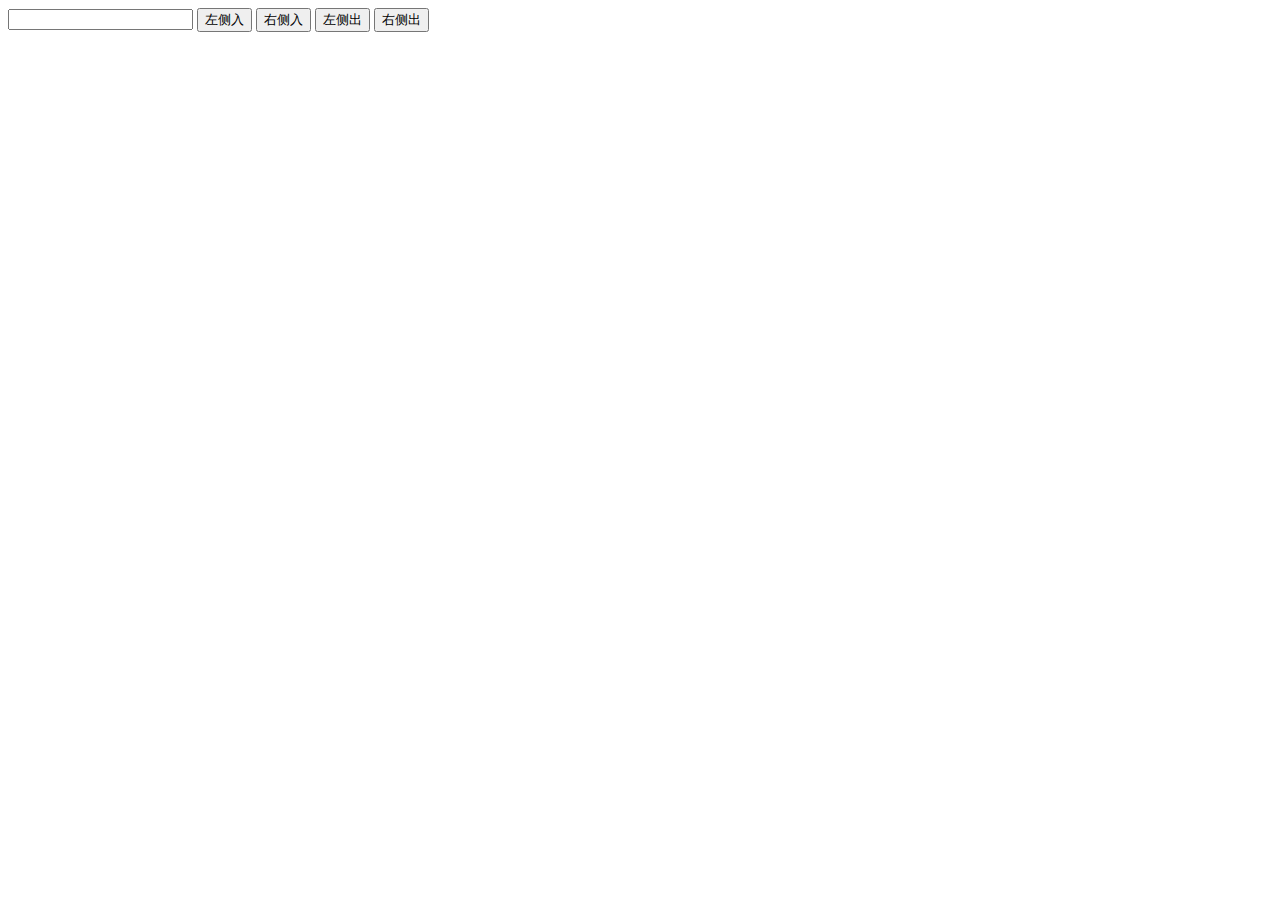
<file: Task 18 基础JavaScript练习(一)/index.html>
<!DOCTYPE html>
<html lang="en">
<head>
  <meta charset="UTF-8">
  <link rel="stylesheet" href="style.css">
  <script src="main.js"></script>
  <title>Task 18</title>
</head>
<body>
  <input type="text" id="text-input">
  <button id="left-in">左侧入</button>
  <button id="right-in">右侧入</button>
  <button id="left-out">左侧出</button>
  <button id="right-out">右侧出</button>
  <div id="numbers">
  </div>
</body>
</html>
</file>
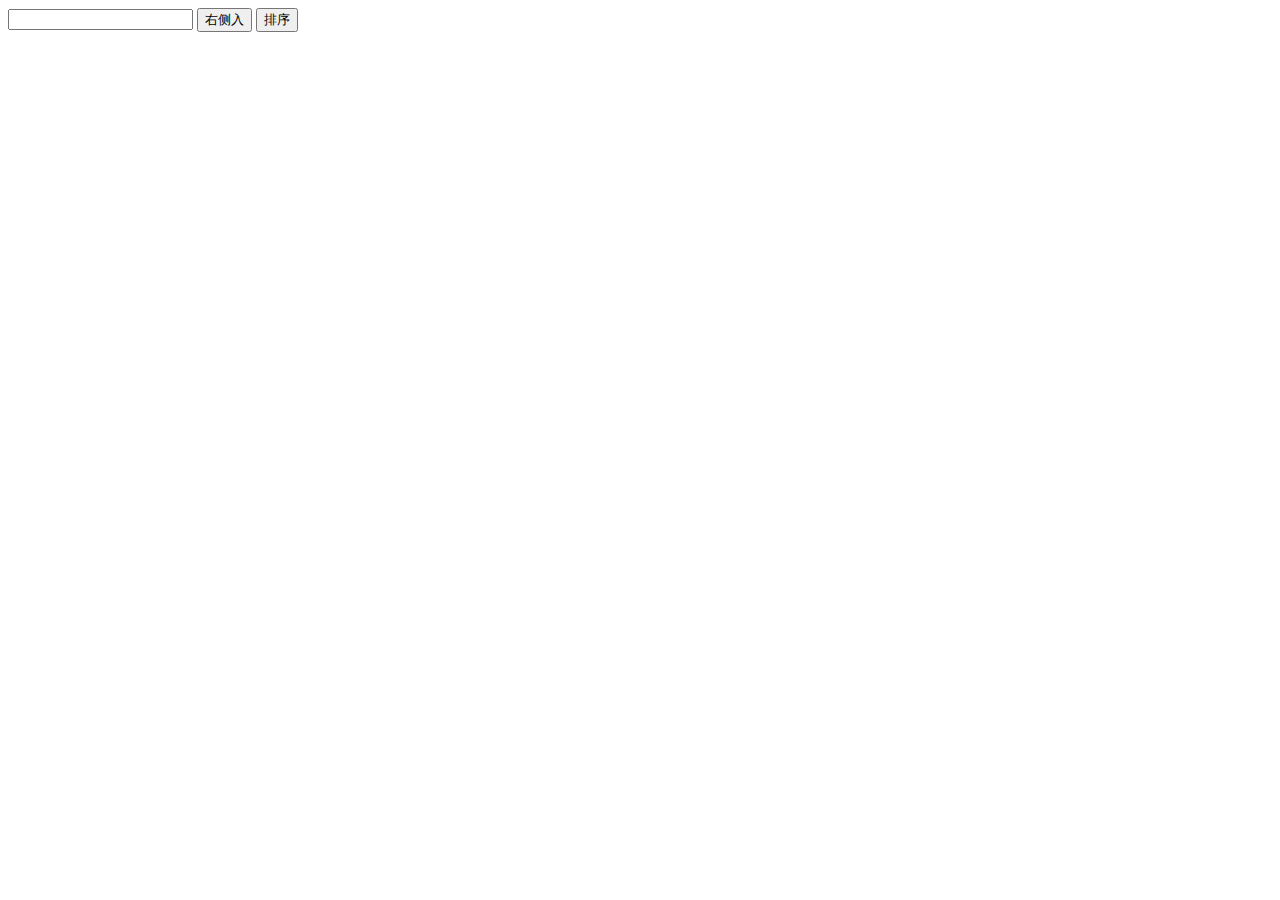
<file: Task 19 基础JavaScript练习(二)/index.html>
<!DOCTYPE html>
<html lang="en">
<head>
  <meta charset="UTF-8">
  <link rel="stylesheet" href="style.css">
  <script src="main.js"></script>
  <title>Task 19</title>
</head>
<body>
  <input type="text" id="text-input">
  <button id="right-in">右侧入</button>
  <button id="sort-btn">排序</button>
  <div id="numbers">
  </div>
</body>
</html>
</file>
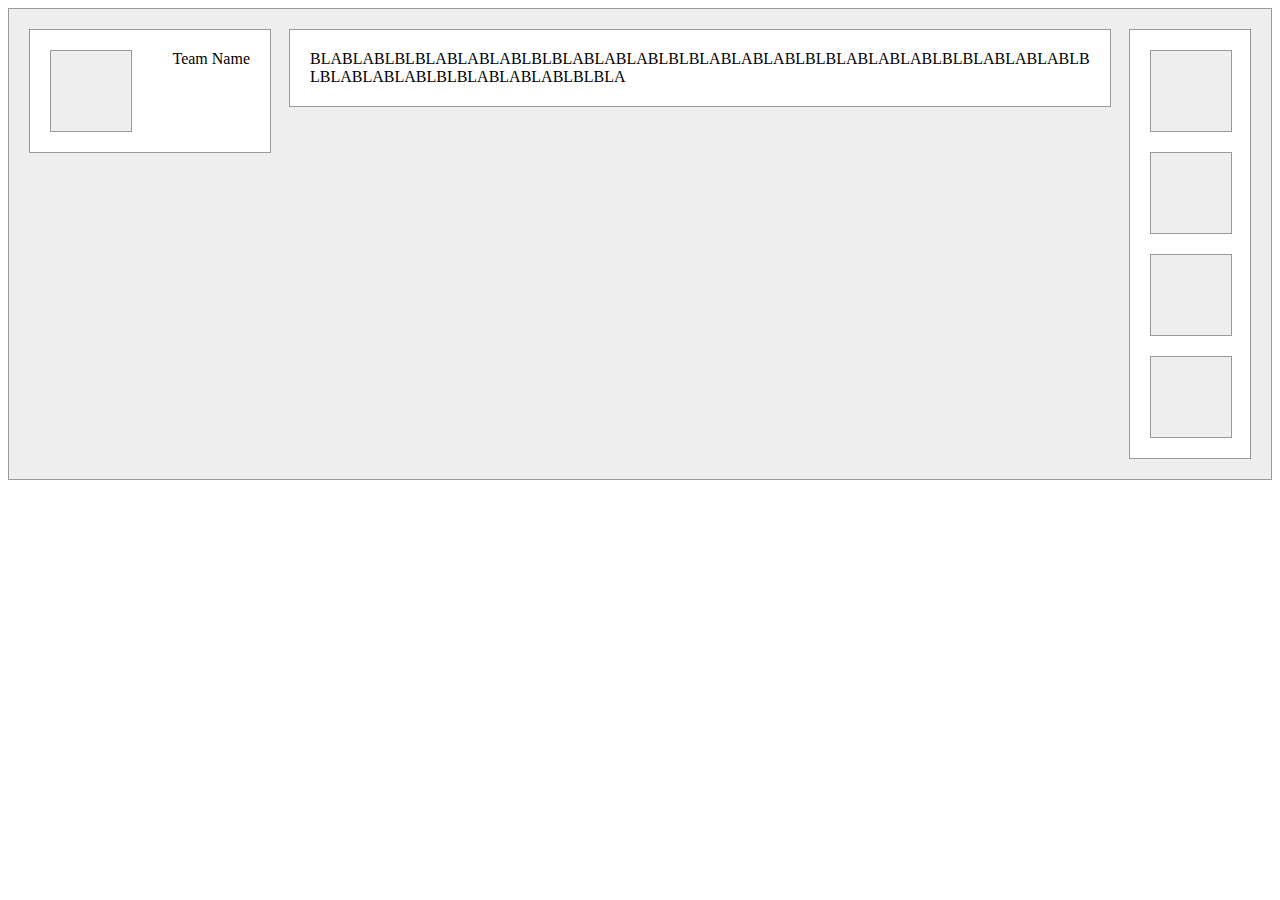
<file: Task 3 三栏式布局/index.html>
<!DOCTYPE html>
<html lang="en">
<head>
  <meta charset="UTF-8">
  <link rel="stylesheet" href="style.css">
  <title>Task 3</title>
</head>
<body>
  <div class="container">
    <div class="left">
      <div class="team-logo"></div>
      <span class="team-name">Team Name</span>
    </div>
    <div class="right">
      <ul>
        <li class="team-member"></li>
        <li class="team-member"></li>
        <li class="team-member"></li>
        <li class="team-member"></li>
      </ul>
    </div>
    <div class="mid">
      <p>BLABLABLBLBLABLABLABLBLBLABLABLABLBLBLABLABLABLBLBLABLABLABLBLBLABLABLABLBLBLABLABLABLBLBLABLABLABLBLBLA</p>
    </div>
  </div>
</body>
</html>
</file>
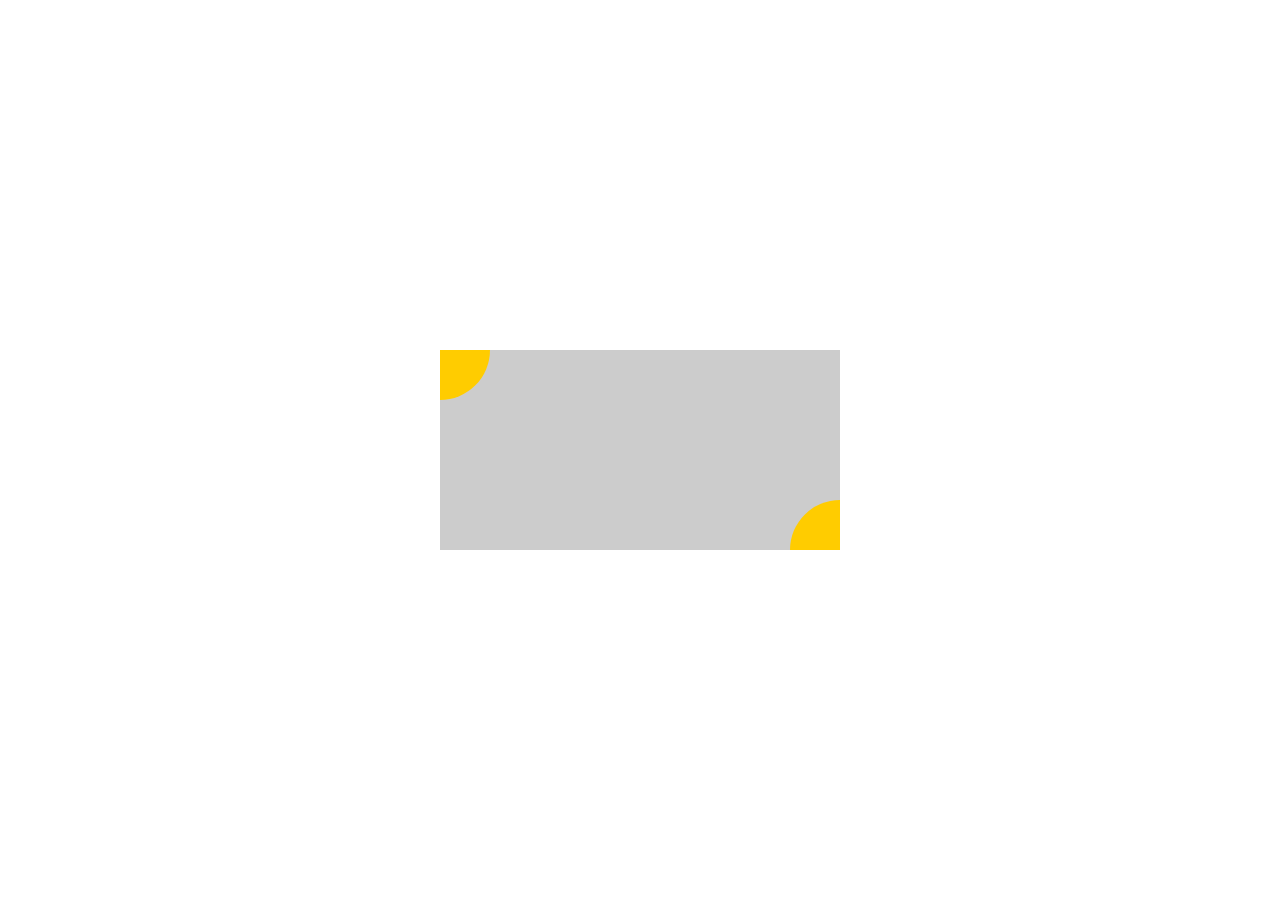
<file: Task 4 定位和居中问题/index.html>
<!DOCTYPE html>
<html lang="en">
<head>
  <meta charset="UTF-8">
  <link rel="stylesheet" href="style.css">
  <title>Task 4</title>
</head>
<body>
  <div class="main">
    <div class="left"></div>
    <div class="right"></div>
  </div>
</body>
</html>
</file>
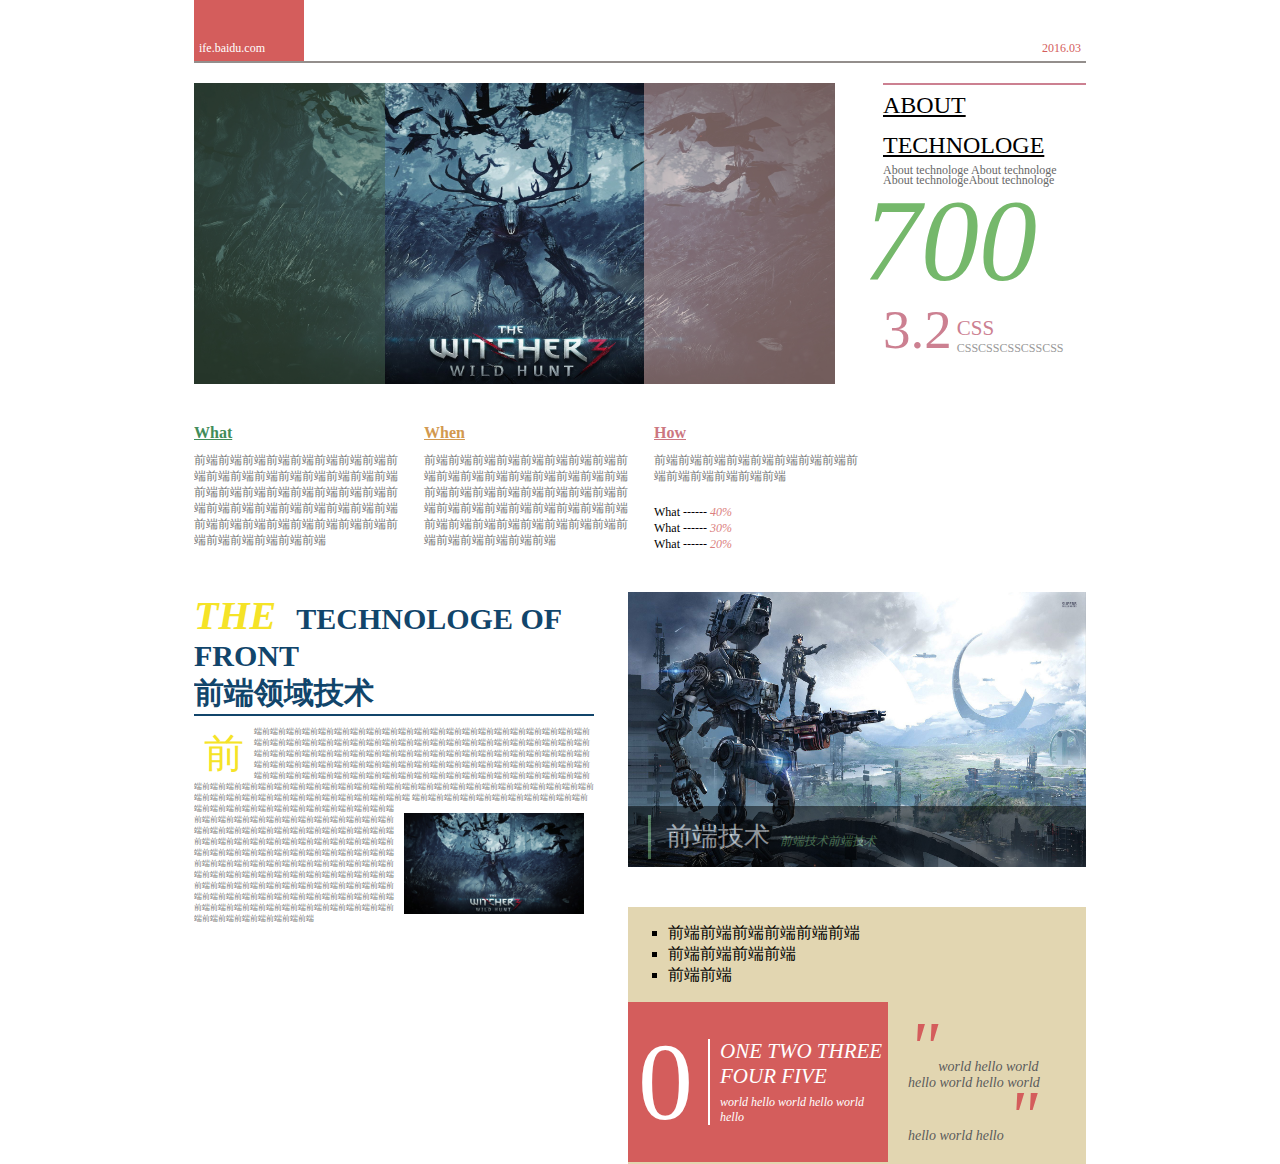
<file: Task 6 通过HTML及CSS模拟报纸排版/index.html>
<!DOCTYPE html>
<html lang="en">
<head>
  <meta charset="UTF-8">
  <link rel="stylesheet" href="style.css">
  <title>Task 6</title>
</head>
<body>
  <div class="container">
    <div class="header">
      <div class="logo">
        <span>ife.baidu.com</span>
      </div>
      <span class="date">2016.03</span>
    </div>
    <div class="part-one">
      <div class="up">
        <div class="image">
          <img src="image.jpg" alt="image">
          <div class="left-cover"></div>
          <div class="right-cover"></div>
        </div>
        <div class="about">
          <p class="title">About technologe</p>
          <p class="subtitle">About technologe About technologe About technologeAbout technologe</p>
          <p class="number">700</p>
          <div class="css">
            <p class="version">3.2</p>
            <div class="sub-css">
              <p class="css-title">CSS</p>
              <p class="css-subtitle">CSSCSSCSSCSSCSS</p>
            </div>
          </div>
        </div>
      </div>
      <div class="down">
        <div class="what">
          <p class="what-title">What</p>
          <p class="content">前端前端前端前端前端前端前端前端前端前端前端前端前端前端前端前端前端前端前端前端前端前端前端前端前端前端前端前端前端前端前端前端前端前端前端前端前端前端前端前端前端前端前端前端前端前端前端前端</p>
        </div>
        <div class="when">
          <p class="when-title">When</p>
          <p class="content">前端前端前端前端前端前端前端前端前端前端前端前端前端前端前端前端前端前端前端前端前端前端前端前端前端前端前端前端前端前端前端前端前端前端前端前端前端前端前端前端前端前端前端前端前端前端前端前端</p>
        </div>
        <div class="how">
          <p class="how-title">How</p>
          <p class="content">前端前端前端前端前端前端前端前端前端前端前端前端前端前端</p>
          <div class="percent">
            <p class="what-percent">What ------<span> 40%</span></p>
            <p class="what-percent">What ------<span> 30%</span></p>
            <p class="what-percent">What ------<span> 20%</span></p>
          </div>
        </div>
      </div>
    </div>

    <div class="part-two">
      <div class="left">
        <div class="title">
          <p><span class="big">The</span>Technologe of front</p>
          <p class="translate">前端领域技术</p>
        </div>
        <div class="content">
          <p>
          <span class="big">前</span>
          端前端前端前端前端前端前端前端前端前端前端前端前端前端前端前端前端前端前端前端前端前端前端前端前端前端前端前端前端前端前端前端前端前端前端前端前端前端前端前端前端前端前端前端前端前端前端前端前端前端前端前端前端前端前端前端前端前端前端前端前端前端前端前端前端前端前端前端前端前端前端前端前端前端前端前端前端前端前端前端前端前端前端前端前端前端前端前端前端前端前端前端前端前端前端前端前端前端前端前端前端前端前端前端前端前端前端前端前端前端前端前端前端前端前端前端前端前端前端前端前端前端前端前端前端前端前端前端前端前端前端前端前端前端前端前端前端前端前端前端前端前端前端前端
          <img class="image" src="image.jpg">
              端前端前端前端前端前端前端前端前端前端前端前端前端前端前端前端前端前端前端前端前端前端前端前端前端前端前端前端前端前端前端前端前端前端前端前端前端前端前端前端前端前端前端前端前端前端前端前端前端前端前端前端前端前端前端前端前端前端前端前端前端前端前端前端前端前端前端前端前端前端前端前端前端前端前端前端前端前端前端前端前端前端前端前端前端前端前端前端前端前端前端前端前端前端前端前端前端前端前端前端前端前端前端前端前端前端前端前端前端前端前端前端前端前端前端前端前端前端前端前端前端前端前端前端前端前端前端前端前端前端前端前端前端前端前端前端前端前端前端前端前端前端前端前端
          </p>
        </div>
      </div>
      <div class="right">
        <div class="up">
          <img src="image2.jpg" alt="image2">
          <div class="cover">
            <div class="title">前端技术<span>前端技术前端技术</span></div>
          </div>
        </div>

        <div class="down">
          <ul class="list">
            <li>前端前端前端前端前端前端</li>
            <li>前端前端前端前端</li>
            <li>前端前端</li>
          </ul>
          <div class="box">
            <div class="left">
              <span class="big">0</span>
              <div class="divid">
                <p class="divid-title">One Two Three Four Five</p>
                <p class="divid-content">world hello world hello world hello</p>
              </div>
            </div>
            <p><span>&quot;</span>world hello world hello world hello world hello world hello <span>&quot;</span></p>
          </div>
        </div>
      </div>
    </div>
    <div class="footer"></div>
  </div>
</body>
</html>
</file>
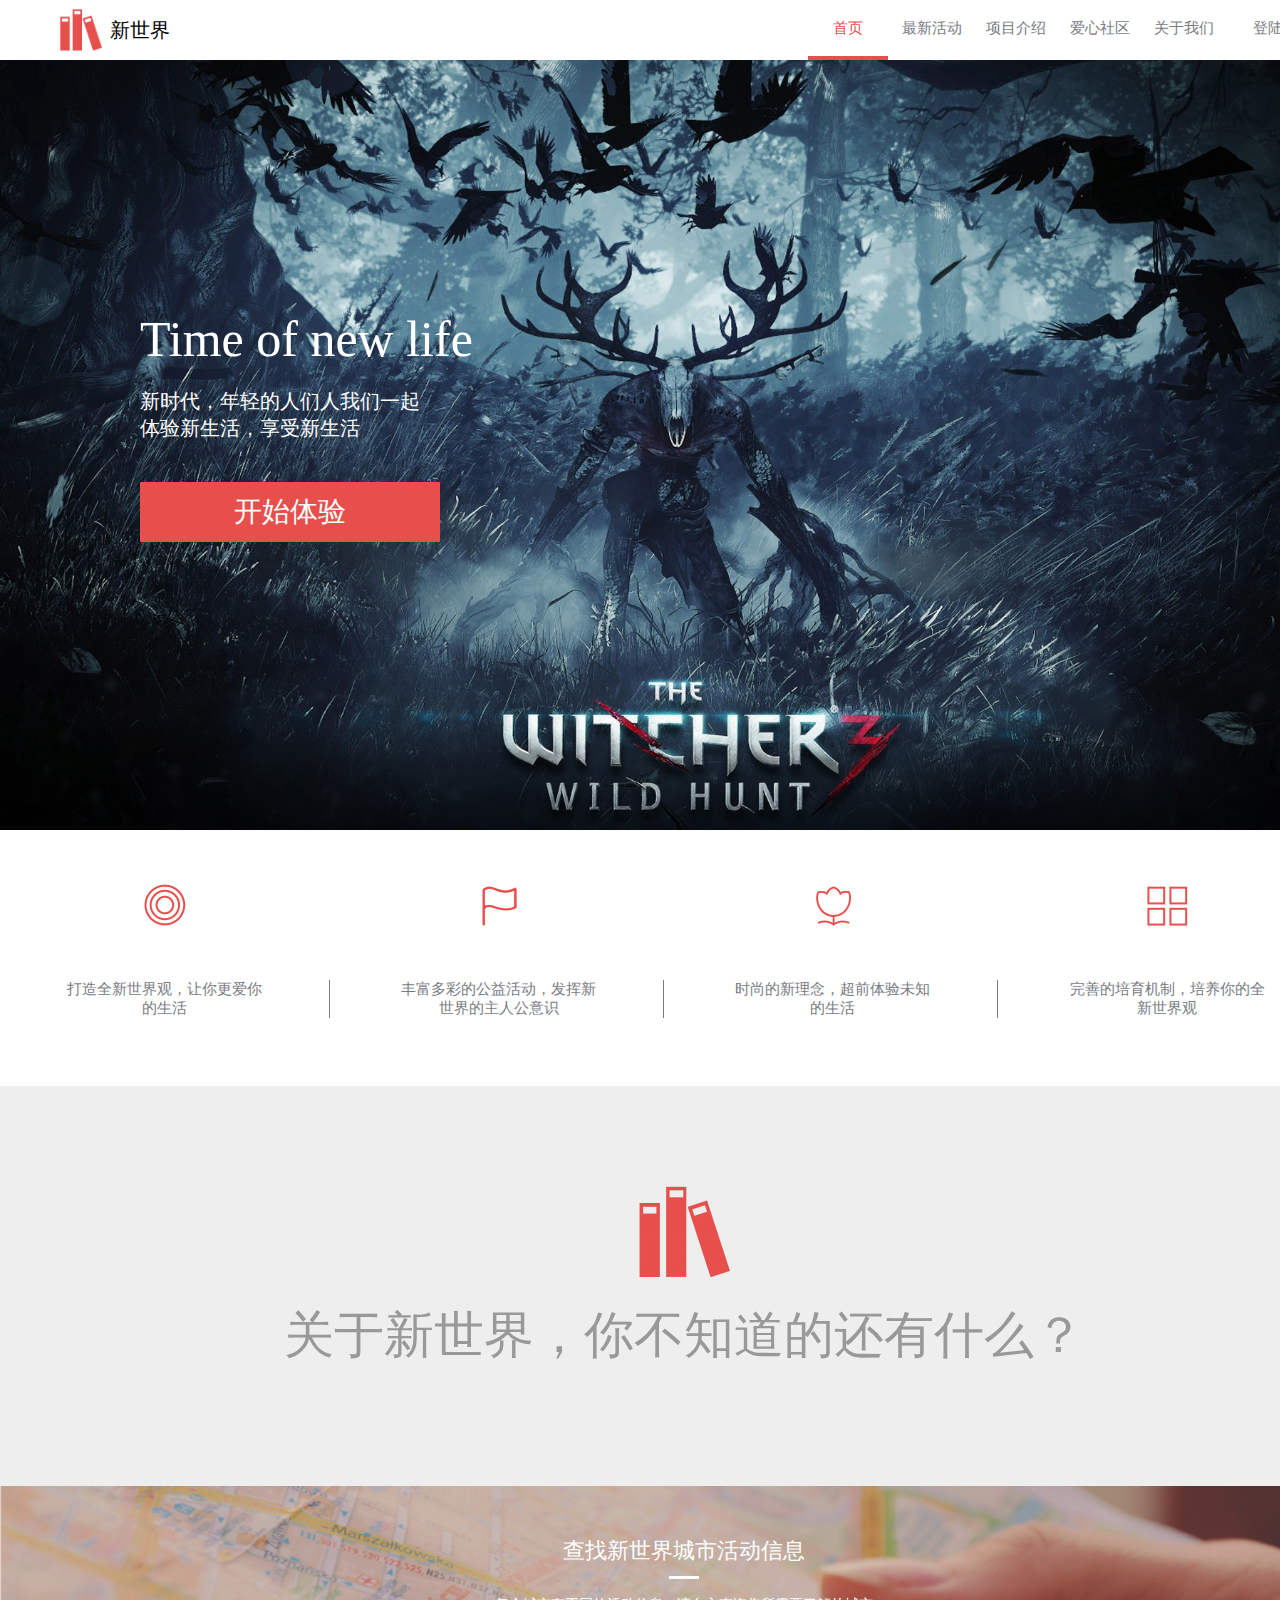
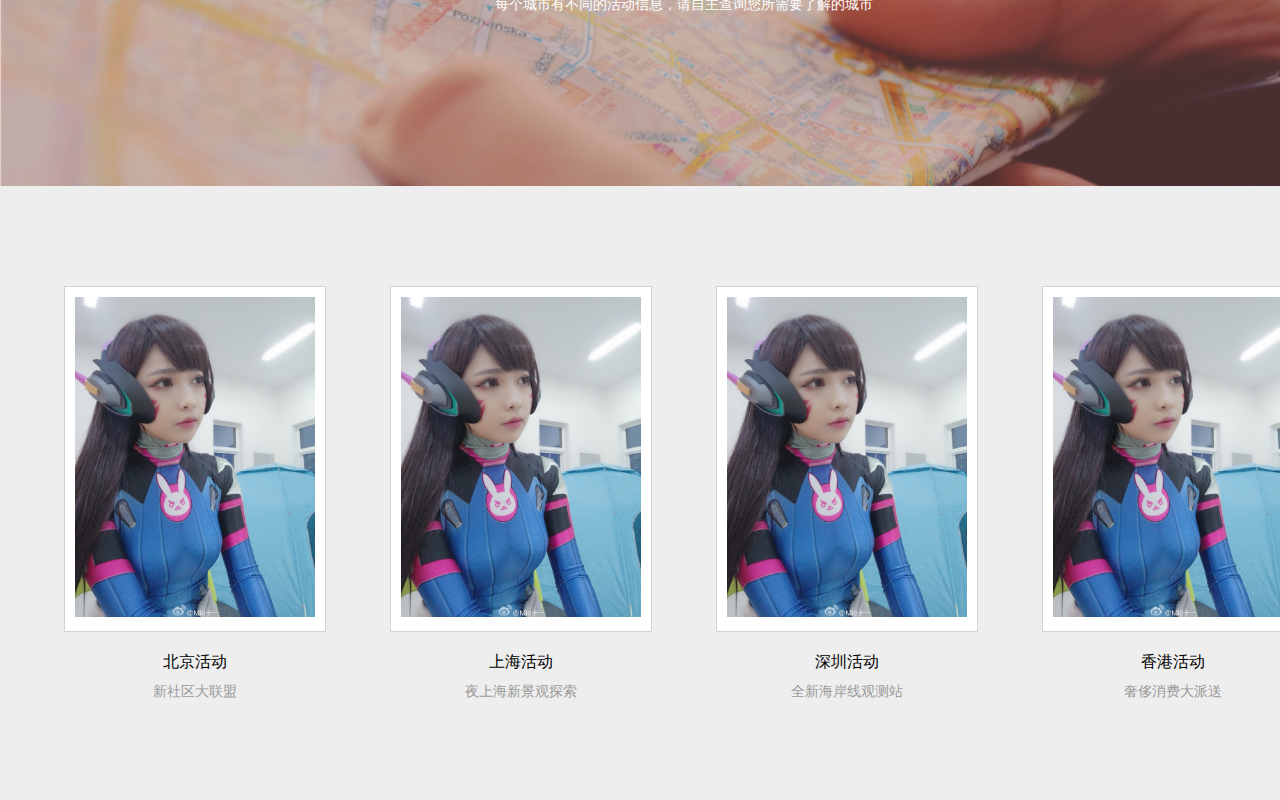
<file: Task 7 实现常见的技术产品官网的页面架构及样式布局/index.html>
<!DOCTYPE html>
<html lang="en">
<head>
  <meta charset="UTF-8">
  <link rel="stylesheet" href="style.css">
  <title>Task 7</title>
</head>
<body>
  <div class="container">
    <div class="nav">
      <img src="book.png" alt="book" class="brand-logo">
      <span class="brand-name">新世界</span>
      <ul class="navbar">
        <li class="active">首页</li>
        <li>最新活动</li>
        <li>项目介绍</li>
        <li>爱心社区</li>
        <li>关于我们</li>
        <li class="login">登陆</li>
      </ul>
    </div>
    <div class="jumbotron">
      <img class="jumbotron-image" src="jumbotron.jpg" alt="jumbotron">
      <div class="content">
        <h1 class="title">Time of new life</h1>
        <p class="sub-title">新时代，年轻的人们人我们一起</p>
        <p class="sub-title">体验新生活，享受新生活</p>
        <button class="start">开始体验</button>
      </div>
    </div>
    <div class="introduction">
      <ul class="list">
        <li class="detail">
          <img src="circle.png" alt="" class="icon">
          <div class="content-border">
            <p class="content">打造全新世界观，让你更爱你的生活</p>
          </div>
        </li>
        <li class="detail">
          <img src="flag.png" alt="" class="icon">
          <div class="content-border">
          <p class="content">丰富多彩的公益活动，发挥新世界的主人公意识</p>
          </div>
        </li>
        <li class="detail">
          <img src="flower.png" alt="" class="icon">
          <div class="content-border">
            <p class="content">时尚的新理念，超前体验未知的生活</p>
          </div>
        </li>
        <li class="detail">
          <img src="square.png" alt="" class="icon">
          <p class="content">完善的培育机制，培养你的全新世界观</p>
        </li>
      </ul>
    </div>
    <div class="new-world">
      <div class="grey-background">
        <img class="icon" src="book.png" alt="book">
        <p class="title">关于新世界，你不知道的还有什么？</p>
      </div>
      <div class="search-city">
        <div class="cover"></div>
        <p class="title">查找新世界城市活动信息</p>
        <div class="divide"></div>
        <p class="sub-title">每个城市有不同的活动信息，请自主查询您所需要了解的城市</p>
      </div>
    </div>
    <div class="activity">
      <ul class="list">
        <li class="box">
          <div class="image-box">
            <img src="act.jpg" alt="" class="image">
          </div>
          <p class="address">北京活动</p>
          <p class="des">新社区大联盟</p>
        </li>
        <li class="box">
          <div class="image-box">
            <img src="act.jpg" alt="" class="image">
          </div>
          <p class="address">上海活动</p>
          <p class="des">夜上海新景观探索</p>
        </li>
        <li class="box">
          <div class="image-box">
            <img src="act.jpg" alt="" class="image">
          </div>
          <p class="address">深圳活动</p>
          <p class="des">全新海岸线观测站</p>
        </li>
        <li class="box">
          <div class="image-box">
            <img src="act.jpg" alt="" class="image">
          </div>
          <p class="address">香港活动</p>
          <p class="des">奢侈消费大派送</p>
        </li>
      </ul>
    </div>
    <div class="new-world-1"></div>
    <div class="more-detail"></div>
    <div class="join-us"></div>
    <div class="contract"></div>
  </div>
</body>
</html>
</file>
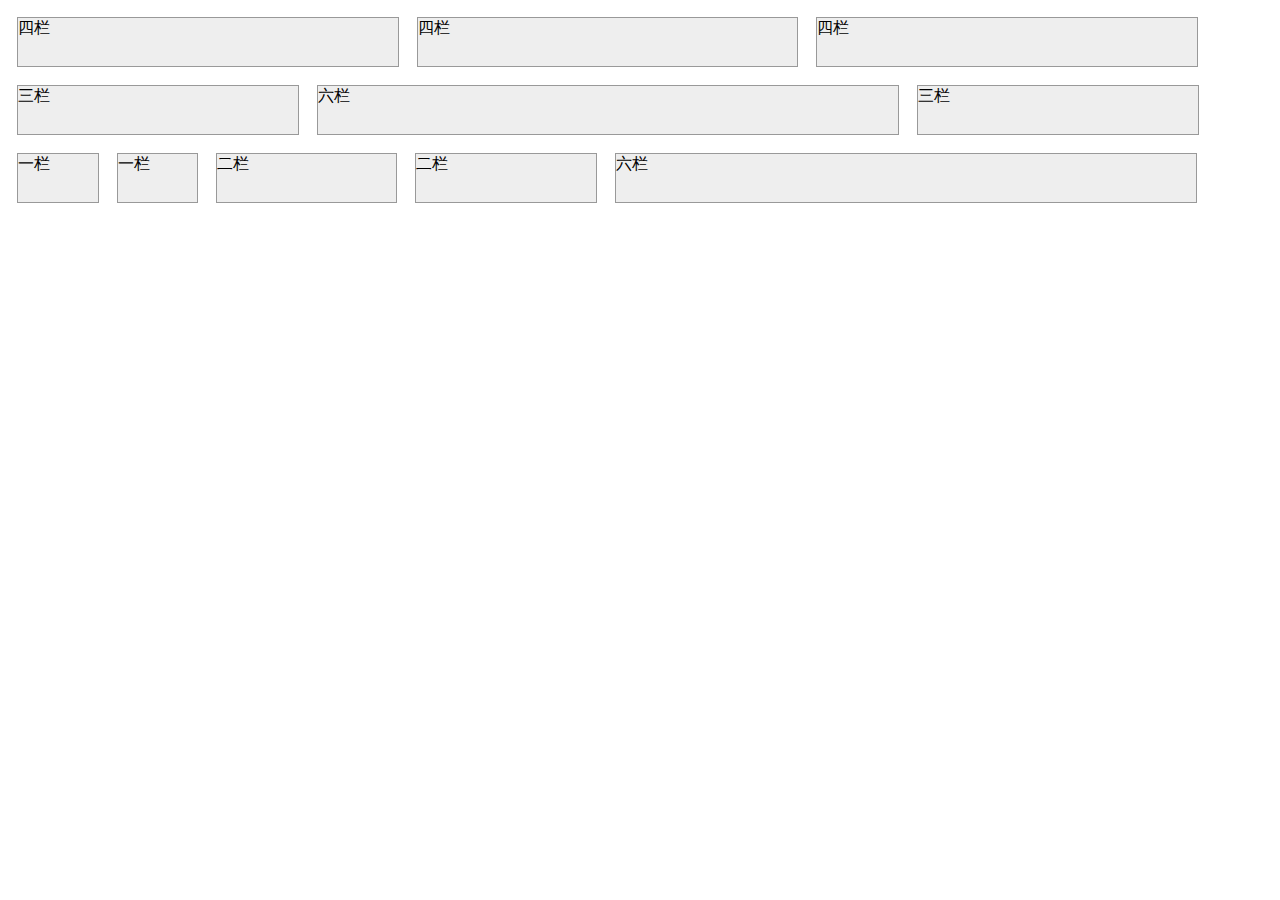
<file: Task 8 响应式网格（栅格化）布局/index.html>
<!DOCTYPE html>
<html lang="en">
<head>
  <meta charset="UTF-8">
  <link rel="stylesheet" href="style.css">
  <title>Task 8</title>
</head>
<body>
  <div class="grid-container">
    <div class="row">
      <div class="col-md-4 col-sm-6">
        <div class="box">四栏</div>
      </div>
      <div class="col-md-4 col-sm-6">
        <div class="box">四栏</div>
      </div>
      <div class="col-md-4 col-sm-12">
        <div class="box">四栏</div>
      </div>
    </div>
    <div class="row">
      <div class="col-md-3 col-sm-3">
        <div class="box">三栏</div>
      </div>
      <div class="col-md-6 col-sm-6">
        <div class="box">六栏</div>
      </div>
      <div class="col-md-3 col-sm-3">
        <div class="box">三栏</div>
      </div>
    </div>
    <div class="row">
      <div class="col-md-1 col-sm-2">
        <div class="box">一栏</div>
      </div>
      <div class="col-md-1 col-sm-2">
        <div class="box">一栏</div>
      </div>
      <div class="col-md-2 col-sm-8">
        <div class="box">二栏</div>
      </div>
      <div class="col-md-2 col-sm-3">
        <div class="box">二栏</div>
      </div>
      <div class="col-md-6 col-sm-3">
        <div class="box">六栏</div>
      </div>
    </div>
  </div>
</body>
</html>
</file>
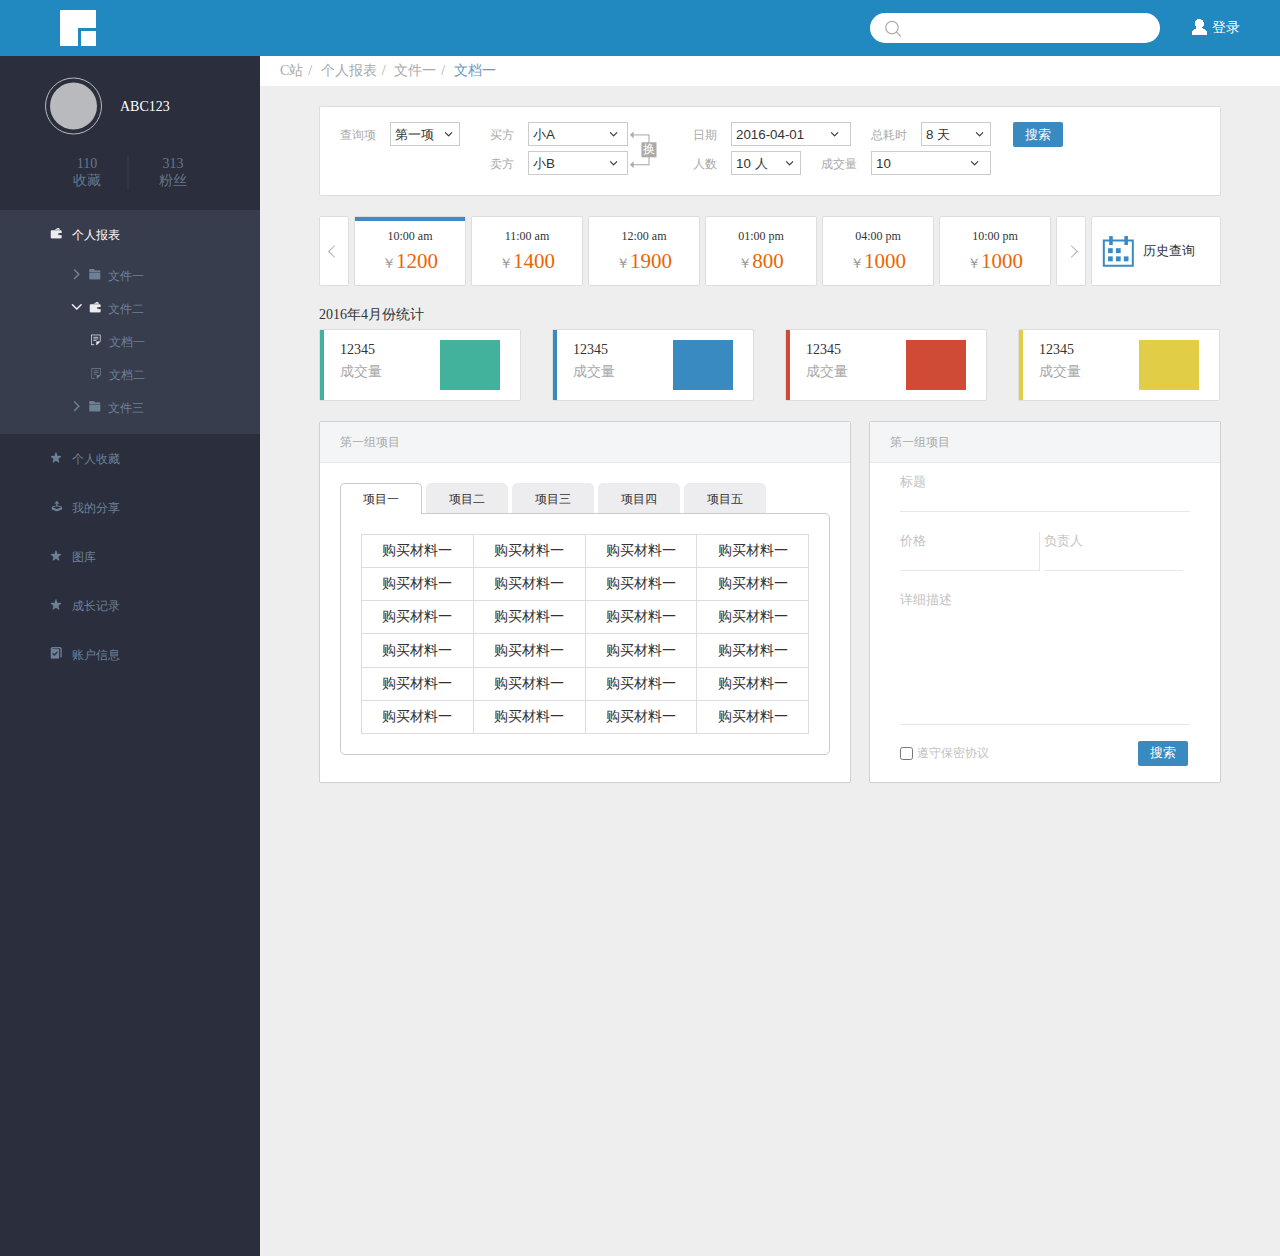
<file: Task 9 使用HTMLCSS实现一个复杂页面/index.html>
<!DOCTYPE html>
<html lang="en">
<head>
  <meta charset="UTF-8">
  <link rel="stylesheet" href="style.css">
  <title>Task 9</title>
</head>
<body>
  <div class="header">
    <a href="#"><img src="icon/logo.png" alt="logo" class="logo"></a>
    <input type="text" class="search-box">
    <a class="login" href="#">登录</a>
  </div>
  <div class="container">
    <div class="nav">
      <div class="head-div">
        <div class="head-pic">
          <span class="circle"></span>
        </div>
        <span class="username">ABC123</span>
      </div>

      <ul class="focus-div">
        <li class="collect">
          <p>110</p>
          <p>收藏</p>
        </li>
        <li class="fans">
          <p>313</p>
          <p>粉丝</p>
        </li>
      </ul>

      <ul class="list">
        <li class="list-open">
          <a href="#" class="open"><span class="file-open"></span>个人报表</a>
          <ul class="second-file">
            <li>
              <a href="#">
                <span class="close-arrow"></span>
                <span class="file-close"></span>
                文件一
              </a>
            </li>
            <li>
              <a href="#">
                <span class="open-arrow"></span>
                <span class="file-open"></span>
                文件二
                <ul class="third-file">
                  <li>
                    <a href="#">
                      <span class="doc-open"></span>
                      文档一
                    </a>
                  </li>
                  <li>
                    <a href="#">
                      <span class="doc-close"></span>
                      文档二
                    </a>
                  </li>
                </ul>
              </a>
            </li>
            <li>
              <a href="#">
                <span class="close-arrow"></span>
                <span class="file-close"></span>
                文件三
              </a>
            </li>
          </ul>
        </li>
        <li><a href="#"><span class="star"></span>个人收藏</a></li>
        <li><a href="#"><span class="share"></span>我的分享</a></li>
        <li><a href="#"><span class="star"></span>图库</a></li>
        <li><a href="#"><span class="star"></span>成长记录</a></li>
        <li><a href="#"><span class="user-info"></span>账户信息</a></li>
      </ul>
    </div>
    <div class="main">
      <div class="bread-crumbs">
        <a href="#">C站</a>/ 
        <a href="#">个人报表</a>/ 
        <a href="#">文件一</a>/ 
        <a href="#" class="current">文档一</a>
      </div>
      <div class="content">
        <div class="query-box">
          <form>
            <div class="query-subject">
              <span class="query-type">查询项</span>
              <select class="select-box black-arrow w-70">
                <option>第一项</option>
              </select>
            </div>

            <div class="query-person">
              <div>
                <span class="query-type">买方</span>
                <select class="select-box black-arrow w-100">
                  <option>小A</option>
                </select>
                <span class="query-type">卖方</span>
                <select class="select-box black-arrow w-100">
                  <option>小B</option>
                </select>
              </div>
              <a class="change" href="#">换</a>
            </div>

            <div class="query-mix">
              <div class="query-date">
                <span class="query-type">日期</span>
                <select class="select-box black-arrow w-120">
                  <option>2016-04-01</option>
                </select>
              </div>
              <div class="query-hours">
                <span class="query-type">总耗时</span>
                <select class="select-box black-arrow w-70">
                  <option>8 天</option>
                </select>
              </div>
              <div class="query-people-num">
                <span class="query-type">人数</span>
                <select class="select-box black-arrow w-70">
                  <option>10 人</option>
                </select>
              </div>
              <div class="query-deals-num">
                <span class="query-type">成交量</span>
                <select class="select-box black-arrow w-120">
                  <option>10</option>
                </select>
              </div>
            </div>

            <button type="button" class="search">搜索</button>
          </form>
        </div>
        <div class="price-box">
          <button class="button"><div class="left-arrow"></div></button>
          <ul>
            <li class="item cur">
              <time>10:00 am</time>
              <span class="money">1200</span>
            </li>
            <li class="item">
              <time>11:00 am</time>
              <span class="money">1400</span>
            </li>
            <li class="item">
              <time>12:00 am</time>
              <span class="money">1900</span>
            </li>
            <li class="item">
              <time>01:00 pm</time>
              <span class="money">800</span>
            </li>
            <li class="item">
              <time>04:00 pm</time>
              <span class="money">1000</span>
            </li>
            <li class="item">
              <time>10:00 pm</time>
              <span class="money">1000</span>
            </li>
          </ul>
          <button class="button"><div class="right-arrow"></div></button>
          <button class="button history-search">
            <span>历史查询</span>
          </button>
        </div>
        <div class="volume-box">
          <p>2016年4月份统计</p>
          <ul class="clearfix">
            <li class="item">
              <p>12345</p>
              <p>成交量</p>
            </li>
            <li class="item">
              <p>12345</p>
              <p>成交量</p>
            </li>
            <li class="item">
              <p>12345</p>
              <p>成交量</p>
            </li>
            <li class="item">
              <p>12345</p>
              <p>成交量</p>
            </li>
          </ul>
        </div>
        <div class="project-box">
          <div class="group">
            <h3>第一组项目</h3>
            <ul>
              <li>
                <input type="radio" id="tab-1" name="tabs" checked>
                <label for="tab-1">项目一</label>
                <div class="tab-content">
                  <table border="1" bordercolor="#ddd">
                    <tbody>
                      <tr>
                        <td>购买材料一</td>
                        <td>购买材料一</td>
                        <td>购买材料一</td>
                        <td>购买材料一</td>
                      </tr>
                      <tr>
                        <td>购买材料一</td>
                        <td>购买材料一</td>
                        <td>购买材料一</td>
                        <td>购买材料一</td>
                      </tr>
                      <tr>
                        <td>购买材料一</td>
                        <td>购买材料一</td>
                        <td>购买材料一</td>
                        <td>购买材料一</td>
                      </tr>
                      <tr>
                        <td>购买材料一</td>
                        <td>购买材料一</td>
                        <td>购买材料一</td>
                        <td>购买材料一</td>
                      </tr>
                      <tr>
                        <td>购买材料一</td>
                        <td>购买材料一</td>
                        <td>购买材料一</td>
                        <td>购买材料一</td>
                      </tr>
                      <tr>
                        <td>购买材料一</td>
                        <td>购买材料一</td>
                        <td>购买材料一</td>
                        <td>购买材料一</td>
                      </tr>
                    </tbody>
                  </table>
                </div>
              </li>
              <li>
                <input type="radio" id="tab-2" name="tabs">
                <label for="tab-2">项目二</label>
                <div class="tab-content">
                  <table border="1" bordercolor="#ddd">
                    <tbody>
                      <tr>
                        <td>购买材料二</td>
                        <td>购买材料二</td>
                        <td>购买材料二</td>
                        <td>购买材料二</td>
                      </tr>
                      <tr>
                        <td>购买材料二</td>
                        <td>购买材料二</td>
                        <td>购买材料二</td>
                        <td>购买材料二</td>
                      </tr>
                      <tr>
                        <td>购买材料二</td>
                        <td>购买材料二</td>
                        <td>购买材料二</td>
                        <td>购买材料二</td>
                      </tr>
                      <tr>
                        <td>购买材料二</td>
                        <td>购买材料二</td>
                        <td>购买材料二</td>
                        <td>购买材料二</td>
                      </tr>
                      <tr>
                        <td>购买材料二</td>
                        <td>购买材料二</td>
                        <td>购买材料二</td>
                        <td>购买材料二</td>
                      </tr>
                      <tr>
                        <td>购买材料二</td>
                        <td>购买材料二</td>
                        <td>购买材料二</td>
                        <td>购买材料二</td>
                      </tr>
                    </tbody>
                  </table>
                </div>
              </li>
              <li>
                <input type="radio" id="tab-3" name="tabs">
                <label for="tab-3">项目三</label>
                <div class="tab-content">
                  <table border="1" bordercolor="#ddd">
                    <tbody>
                      <tr>
                        <td>购买材料三</td>
                        <td>购买材料三</td>
                        <td>购买材料三</td>
                        <td>购买材料三</td>
                      </tr>
                      <tr>
                        <td>购买材料三</td>
                        <td>购买材料三</td>
                        <td>购买材料三</td>
                        <td>购买材料三</td>
                      </tr>
                      <tr>
                        <td>购买材料三</td>
                        <td>购买材料三</td>
                        <td>购买材料三</td>
                        <td>购买材料三</td>
                      </tr>
                      <tr>
                        <td>购买材料三</td>
                        <td>购买材料三</td>
                        <td>购买材料三</td>
                        <td>购买材料三</td>
                      </tr>
                      <tr>
                        <td>购买材料三</td>
                        <td>购买材料三</td>
                        <td>购买材料三</td>
                        <td>购买材料三</td>
                      </tr>
                      <tr>
                        <td>购买材料三</td>
                        <td>购买材料三</td>
                        <td>购买材料三</td>
                        <td>购买材料三</td>
                      </tr>
                    </tbody>
                  </table>
                </div>
              </li>
              <li>
                <input type="radio" id="tab-4" name="tabs">
                <label for="tab-4">项目四</label>
                <div class="tab-content">
                  <table border="1" bordercolor="#ddd">
                    <tbody>
                      <tr>
                        <td>购买材料四</td>
                        <td>购买材料四</td>
                        <td>购买材料四</td>
                        <td>购买材料四</td>
                      </tr>
                      <tr>
                        <td>购买材料四</td>
                        <td>购买材料四</td>
                        <td>购买材料四</td>
                        <td>购买材料四</td>
                      </tr>
                      <tr>
                        <td>购买材料四</td>
                        <td>购买材料四</td>
                        <td>购买材料四</td>
                        <td>购买材料四</td>
                      </tr>
                      <tr>
                        <td>购买材料四</td>
                        <td>购买材料四</td>
                        <td>购买材料四</td>
                        <td>购买材料四</td>
                      </tr>
                      <tr>
                        <td>购买材料四</td>
                        <td>购买材料四</td>
                        <td>购买材料四</td>
                        <td>购买材料四</td>
                      </tr>
                      <tr>
                        <td>购买材料四</td>
                        <td>购买材料四</td>
                        <td>购买材料四</td>
                        <td>购买材料四</td>
                      </tr>
                    </tbody>
                  </table>
                </div>
              </li>
              <li>
                <input type="radio" id="tab-5" name="tabs">
                <label for="tab-5">项目五</label>
                <div class="tab-content">
                  <table border="1" bordercolor="#ddd">
                    <tbody>
                      <tr>
                        <td>购买材料五</td>
                        <td>购买材料五</td>
                        <td>购买材料五</td>
                        <td>购买材料五</td>
                      </tr>
                      <tr>
                        <td>购买材料五</td>
                        <td>购买材料五</td>
                        <td>购买材料五</td>
                        <td>购买材料五</td>
                      </tr>
                      <tr>
                        <td>购买材料五</td>
                        <td>购买材料五</td>
                        <td>购买材料五</td>
                        <td>购买材料五</td>
                      </tr>
                      <tr>
                        <td>购买材料五</td>
                        <td>购买材料五</td>
                        <td>购买材料五</td>
                        <td>购买材料五</td>
                      </tr>
                      <tr>
                        <td>购买材料五</td>
                        <td>购买材料五</td>
                        <td>购买材料五</td>
                        <td>购买材料五</td>
                      </tr>
                      <tr>
                        <td>购买材料五</td>
                        <td>购买材料五</td>
                        <td>购买材料五</td>
                        <td>购买材料五</td>
                      </tr>
                    </tbody>
                  </table>
                </div>
              </li>
            </ul>
          </div>
          <div class="search-group">
            <h3>第一组项目</h3>
            <div>
              <div class="title-box">
                <label for="group-title">标题</label>
                <input type="text" id="group-title">
              </div>
              <div class="price-box">
                <label for="group-title">价格</label>
                <input type="text" id="group-price">
              </div>
              <div class="response-box">
                <label for="group-title">负责人</label>
                <input type="text" id="group-respone">
              </div>
              <div class="detail-box">
                <label for="group-title">详细描述</label>
                <textarea type="text" id="group-detail"></textarea>
              </div>
              <div class="search-box">
                <input type="checkbox">
                <span>遵守保密协议</span>
                <button class="search">搜索</button>
              </div>
            </div>
          </div>
        </div>
      </div>
    </div>
  </div>
  
</body>
</html>
</file>
<file: Task 18 基础JavaScript练习(一)/style.css>
#numbers {
  margin-top: 20px;
}

.number-div {
  cursor: pointer;
  width: 50px;
  height: 50px;
  line-height: 50px;
  text-align: center;
  float: left;
  overflow: hidden;
  margin-right: 10px;
  background: #eee;
  border: 1px solid #aaa;
  border-radius: 2px;
  -webkit-user-select: none;
  -moz-user-select: none;
  -ms-user-select: none;
  -o-user-select: none;
  user-select: none;
}

.number-div:active {
  background: #ddd;
}
</file>
<file: Task 19 基础JavaScript练习(二)/style.css>
#numbers {
  margin-top: 20px;
  height: 250px;
}

.container {
  float: left;
  height: 250px;
  width: 20px;
  position: relative;
}

.number-div {
  position: absolute;
  bottom: 0;
  cursor: pointer;
  width: 18px;
  text-align: center;
  float: left;
  overflow: hidden;
  background: #eee;
  border: 1px solid #aaa;
  border-radius: 2px;
  -webkit-user-select: none;
  -moz-user-select: none;
  -ms-user-select: none;
  -o-user-select: none;
  user-select: none;
}

.number-div:active {
  background: #ddd;
}
</file>
<file: Task 3 三栏式布局/style.css>
div {
	border: 1px solid #999;
}

.container {
	background: #eee;
	padding: 20px;
	overflow: hidden;
}

.left {
	padding: 20px;
	width: 200px;
	float: left;
	background: #fff;
}

.left .team-logo {
	float: left;
	width: 80px;
	height: 80px;
	background: #eee;
}

.left .team-name {
	float: right;
}


.mid {
	margin-left: 260px;
	margin-right: 140px;
	background: #fff;
	padding: 20px;
	word-wrap: break-word;
}

.mid p {
	margin: 0;
}

.right {
	width: 120px;
	background: #fff;
	float: right;
}

.right ul {
	list-style: none;
	padding: 0;
	margin: 0;
}

.right ul .team-member {
	width: 80px;
	height: 80px;
	background: #eee;
	border: 1px solid #999;

	margin: 20px;
}
</file>
<file: Task 4 定位和居中问题/style.css>
.main {
	background: #ccc;
	height: 200px;
	width: 400px;
	position: absolute;
	left: 50%;
	top: 50%;
	transform: translate(-50%, -50%);
}

.left {
	position: absolute;
	left: 0;
	top: 0;
	border-radius: 0 0 100% 0;
	width: 50px;
	height: 50px;
	background: #fc0;
}


.right {
	position: absolute;
	right: 0;
	bottom: 0;
	border-radius: 100% 0 0 0;
	width: 50px;
	height: 50px;
	background: #fc0;
}
</file>
<file: Task 6 通过HTML及CSS模拟报纸排版/style.css>
body, p, span {
  margin: 0;
  padding: 0;
  font-family: '微软雅黑';
}


.container {
  width: 892px;
  margin-left: auto;
  margin-right: auto;
}

/*----------------------顶栏-----------------------*/

.header {
  position: relative;
  border-bottom: 2px solid #938e8c;
}

.header .logo {
  position: relative;
  background: #d45d5c;
  height: 61px;
  width: 110px;
}

.header .logo span {
  color: #fff;
  font-family: '黑体';
  font-size: 12px;
  position: absolute;
  bottom: 5px;
  left: 5px;
}

.header .date {
  color: #d45d5c;
  font-family: '黑体';
  font-size: 12px;
  position: absolute;
  right: 5px;
  bottom: 5px;
}


/*----------------------第一部分-----------------------*/

.part-one {
  margin-top: 20px;
}

.part-one .image {
  position: absolute;
  left: 0;
  width: 641px;
  height: 301px;
}

.part-one .image img {
  position: absolute;
  top: 0;
  left: 0;
  width: 100%;
  height: 100%;
  z-index: 10;
}

.part-one .image .left-cover {
  position: absolute;
  width: 191px;
  height: 301px;
  background: #4a6951;
  opacity: 0.5;
  left: 0;
  top: 0;
  z-index: 11;
} 

.part-one .image .right-cover {
  position: absolute;
  width: 191px;
  height: 301px;
  background: #e4b7b6;
  opacity: 0.5;
  right: 0;
  top: 0;
  z-index: 11;
} 

.part-one .up {
  position: relative;
  height: 301px;
}

.part-one .about {
  position: absolute;
  right: 0;
  width: 203px;
  height: 299px;
  border-top: 2px solid #cc8091;
}

.about .title {
  font-size: 24px;
  line-height: 40px;
  text-transform: uppercase;
  text-decoration: underline;
}

.about .subtitle {
  font-size: 12px;
  color: #676767;
  font-family: '楷体';
  line-height: 10px;
}

.about .number {
  font-size: 116px;
  color: #75b86b;
  font-style: oblique;
  margin: -10px -20px;
}

.about .css {
  overflow: hidden;
  position: relative;
  color: #cc8091;
}

.about .css .version {
  font-size: 55px;
  float: left;
}

.about .css .sub-css {
  margin-top: 18px;
  margin-left: 5px;
  float: left;
  position: relative;
  height: 100%;
}

.about .css .sub-css .css-title {
  font-size: 21px;
}

.about .css .sub-css .css-subtitle {
  font-size: 12px;
  color: #999;
}

.down {
  margin-top: 40px;
  overflow: hidden;
}

.down .what {
  float: left;
}

.down .when {
  margin-left: 20px;
  float: left;
}

.down .how {
  margin-left: 20px;
  float: left;
}

.down .what-title {
  font-size: 16px;
  color: #418c59;
  font-weight: bold;
  text-decoration: underline;
}

.down .when-title {
  font-size: 16px;
  color: #d2994f;
  font-weight: bold;
  text-decoration: underline;
}

.down .how-title {
  font-size: 16px;
  color: #cc7680;
  font-weight: bold;
  text-decoration: underline;
}

.down .how > .percent {
  margin-top: 20px;
}

.down .how .percent > .what-percent {
  font-size: 12px;
}

.down .how .percent > .what-percent > span {
  color: #cd4a48;
  line-height: 16px;
  font-style: oblique;
  opacity: 0.7;
}

.down .content {
  margin-top: 10px;
  width: 210px;
  font-size: 12px;
  color: #767777;
  font-family: '宋体';
  line-height: 16px;
}

/*----------------------第二部分-----------------------*/

.part-two {
  margin-top: 40px;
  overflow: auto;
}

.part-two .left {
  width: 400px;
  float: left;
}

.part-two .left .title {
  font-family: '黑体';
  font-weight: bold;
  text-transform: uppercase;
  border-bottom: 2px solid #11456b;
  color: #11456b;
  font-size: 30px;
}

.part-two .left .title .big {
  font-size: 40px;
  color: #f5e327;
  font-style: oblique;
  margin-right: 20px;
}

.part-two .left .title .translate {
  font-size: 30px;
  color: #11456b;
}

.part-two .left .content .big {
  font-size: 40px;
  color: #f5e327;
  font-family: '微软雅黑';
  float: left;
  margin: 0 10px;

}

.part-two .left .content {
  margin-top: 10px;
  font-size: 8px;
  color: #767777;
  font-family: '宋体';
  overflow: hidden;
}


.part-two .left .content .image {
  float: right;
  margin: 10px;
  top: 50px;
  width: 180px;
}

.part-two .right {
  float: right;
  width: 458px;
}

.part-two .right .up {
  position: relative;
  width: 458px;
  height: 275px;
}

.part-two .right .up img{
  position: absolute;
  top: 0;
  width: 458px;
  height: 275px;
  z-index: 10;
}

.part-two .right .up .cover {
  position: absolute;
  bottom: 0;
  width: 458px;
  height: 61px;
  background: #000;
  opacity: 0.5;
  z-index: 11;
}

.part-two .right .up .cover .title {
  position: absolute;
  height: 44px;
  line-height: 44px;
  padding-left: 15px;
  margin-left: 20px;
  border-left: 3px solid #72b16a;
  color: #fff;
  font-size: 26px;
  font-family: '微软雅黑';
  top: 50%;
  transform: translateY(-50%);
}

.part-two .right .up .cover .title span {
  height: 44px;
  font-size: 12px;
  color: #72b16a;
  font-style: oblique;
  margin-left: 10px;
}

.part-two .right .down {
  overflow: hidden;
  font-family: '黑体';
  background: #e2d6b1;
}

.part-two .right .down .list {
  list-style: square;
}

.part-two .right .down .box p {
  padding: 20px;
  margin-left: 260px;
  font-size: 14px;
  color: #5a5b5b;
  font-style: oblique;
}

.part-two .right .down .box span {
  font-size: 72px;
  color: #d45d5c;
  line-height: 50px;
}

.part-two .right .down .box .left {
  background: #d45d5c;
  width: 260px;
  height: 160px;
  float: left;
  position: relative;
}

.part-two .right .down .box .left .big { 
  font-size: 110px;
  color: #fff;
  font-family: '微软雅黑';
  line-height: 160px;
  margin-left: 10px;
}

.part-two .right .down .box .left .divid {
  height: 86px;
  border-left: 2px solid #fff;
  position: absolute;
  top: 50%;
  left: 80px;
  transform: translateY(-50%);
}

.part-two .right .down .box .left .divid .divid-title {
  margin: 0;
  padding: 0;
  text-transform: uppercase;
  color: #fff;
  font-size: 21px;
  font-family: '黑体';
  font-style: oblique;
  margin-left: 10px;
}

.part-two .right .down .box .left .divid .divid-content {
  margin: 0;
  padding: 0;
  font-family: '黑体';
  font-size: 12px;
  color: #fff;
  margin-top: 6px;
  margin-left: 10px;
}

/*----------------------注脚-----------------------*/

.footer {
  background: #999;
}
</file>
<file: Task 7 实现常见的技术产品官网的页面架构及样式布局/style.css>
*, body{
  padding: 0;
  margin: 0;
  font-family: '微软雅黑';
}

.container {
  margin-left: auto;
  margin-right: auto;
  width: 1368px;
}


/*----------------nav-brand----------------*/

.nav {
  height: 60px;
  width: 100%;
  position: relative;
}

.nav .brand-logo {
  position: absolute;
  left: 60px;
  height: 70%;
  top: 50%;
  transform: translateY(-50%);
}

.nav .brand-name {
  position: absolute;
  left: 110px;
  line-height: 60px;
  font-size: 20px;
}

/*----------------navbar----------------*/

.nav .navbar {
  position: absolute;
  right: 60px;
  list-style: none;
}

.nav .navbar li {
  font-size: 15px;
  height: 56px;
  width: 80px;
  display: inline-block;
  line-height: 56px;
  text-align: center;
  color: #787b83;
}

.nav .navbar .active {
  color: #e74f4d;
  border-bottom: 4px solid #e74f4d;
}


/*----------------jumbotron----------------*/

.jumbotron {
  position: relative;
}

.jumbotron .jumbotron-image{
  width: 100%;
}

.jumbotron .content {
  position: absolute;
  left: 140px;
  top: 250px;
  color: #fff;
}

.jumbotron .content .title {
  font-size: 50px;
  font-weight: normal;
  margin-bottom: 20px;
}

.jumbotron .content .sub-title {
  font-size: 20px;
}

.jumbotron .content .start {
  margin-top: 40px;
  background: #e74f4d;
  border-radius: 1px;
  width: 300px;
  height: 60px;
  line-height: 60px;
  color: #fff;
  border: none;
  font-size: 28px;
}

          
/*----------------introduction----------------*/

.introduction {

}

.introduction .list {
  list-style: none;
  margin-left: auto;
  margin-right: auto;
}

.introduction .list .detail {
  display: inline-block;
  width: 330px;
  height: 250px;
  text-align: center;
}

.introduction .list .detail .icon {
  margin-top: 50px;
  margin-bottom: 45px;
}

.introduction .list .detail .content {
  font-size: 15px;
  margin: 5px 0;
  color: #787b83;
  width: 200px;
  margin-left: auto;
  margin-right: auto;
}

.introduction .list .detail .content-border {
  border-right: 1px solid #787b83;
}

/*----------------new-world----------------*/

.new-world .grey-background {
  background: #eee;
  height: 400px;
  text-align: center;
}

.new-world .grey-background .icon {
  margin-top: 100px;
}

.new-world .grey-background .title {
  font-size: 50px;
  margin-top: 20px;
  color: #999;
}

.new-world .search-city {
  position: relative;
  background: url(map.png) no-repeat center;
  background-size: cover;
  height: 300px;
  width: 100%;

  color: #fff;
}


.new-world .search-city .cover {
  position: absolute;
  background: #be4e48;
  opacity: 0.2;
  top: 0;
  height: 300px;
  width: 100%;
}

.new-world .search-city .title {
  position: absolute;
  top: 50px;
  left: 50%;
  transform: translateX(-50%);
  font-size: 22px;
}

.new-world .search-city .divide {
  width: 30px;
  height: 3px;
  background: #fff;
  position: absolute;
  left: 50%;
  transform: translateX(-50%);
  top: 90px;
}

.new-world .search-city .sub-title {
  position: absolute;
  top: 110px;
  left: 50%;
  transform: translateX(-50%);
  font-size: 14px;
}


/*----------------activity----------------*/

.activity {
  background: #eee;
  text-align: center;
}

.activity .list {
  margin-left: auto;
  margin-right: auto;
  list-style: none;
  padding: 100px 0;
}

.activity .list .box {
  margin: 0 30px;
  display: inline-block;
  height: 400px;
}

.activity .list .box .image-box {
  background: #fff;
  width: 240px;
  border: 1px solid #d2d2d2;
  padding: 10px;
}

.activity .list .box .image-box .image {
  width: 100%;
}

.activity .list .box .address {
  margin-top: 20px;
}

.activity .list .box .des {
  margin-top: 10px;
  font-size: 14px;
  color: #999;
}
</file>
<file: Task 8 响应式网格（栅格化）布局/style.css>
/*-- setting border box on all elements inside the grid --*/
.grid-container {
  width: 100%;
  max-width: 1200px;

  /*
    box-sizing 属性允许以特定的方式定义匹配某个区域的特定元素。
    例如，假如需要并排放置两个带边框的框
    可通过将 box-sizing 设置为 "border-box"
  */
  box-sizing: border-box;
}


.row:before, .row:after {
  content: "";
  display: table;
  clear: both;
}

[class*='col-md'] {
  float: left;
  width: 8%;
}

.row .box {
  margin:9px;
  background: #eee;
  border: 1px solid #999;
  height: 48px;
}

.col-md-1 { width: 8.3%; }
.col-md-2 { width: 16.6%; }
.col-md-3 { width: 25%; }
.col-md-4 { width: 33.3%; }
.col-md-5 { width: 41.6%; }
.col-md-6 { width: 50%; }
.col-md-7 { width: 58.3%; }
.col-md-8 { width: 66.6%; }
.col-md-9 { width: 75%; }
.col-md-10 { width: 83.3%; }
.col-md-11 { width: 91.6%; }
.col-md-12 { width: 100%; }





@media all and (max-width: 768px) {
  .col-sm-1 { width: 8.3%; }
  .col-sm-2 { width: 16.6%; }
  .col-sm-3 { width: 25%; }
  .col-sm-4 { width: 33.3%; }
  .col-sm-5 { width: 41.6%; }
  .col-sm-6 { width: 50%; }
  .col-sm-7 { width: 58.3%; }
  .col-sm-8 { width: 66.6%; }
  .col-sm-9 { width: 75%; }
  .col-sm-10 { width: 83.3%; }
  .col-sm-11 { width: 91.6%; }
  .col-sm-12 { width: 100%; }
}
</file>
<file: Task 9 使用HTMLCSS实现一个复杂页面/style.css>
* {
  margin: 0;
  padding: 0;
}

body {
  font-family: '微软雅黑';
  color: #333;
  background: #eee;
}

button {
  cursor: pointer;
  outline: none;
}

ul {
  list-style: none;
}


.clearfix:after {
  content: '';
  display: block;
  clear: both;
}

.file-open { background: url(icon/file_open.png) no-repeat center; }
.star { background: url(icon/star.png) no-repeat center; }
.share { background: url(icon/share.png) no-repeat center; }
.user-info { background: url(icon/user_info.png) no-repeat center; }
.file-close { background: url(icon/file_close.png) no-repeat center; }
.doc-open { background: url(icon/doc_open.png) no-repeat center; }
.doc-close { background: url(icon/doc_close.png) no-repeat center; }
.open-arrow { background: url(icon/open_arrow.png) no-repeat center; }
.close-arrow { background: url(icon/close_arrow.png) no-repeat center; }
.blue-arrow { background: url(icon/blue_arrow.png) no-repeat; }
.black-arrow { background: url(icon/black_arrow.png) no-repeat; }

/*------------------------Header------------------------*/

.header {
  background: #2189bf;
  height: 56px;
  position: relative;
}

.header .logo {
  position: absolute;
  top: 50%;
  transform: translateY(-50%);
  left: 60px;
}

.header .search-box {
  position: absolute;
  top: 50%;
  transform: translateY(-50%);
  right: 120px;
  height: 30px;
  width: 250px;
  border-radius: 15px 15px;
  border: none;
  background: url(icon/zoom.png) no-repeat;
  background-color: #fff;
  background-position: 15px;
  padding-left: 40px;
}

.header .search-box:focus {
  outline: none;
}

.header .login {
  position: absolute;
  top: 50%;
  transform: translateY(-50%);
  right: 40px;
  background: url(icon/login.png) no-repeat;
  padding-left: 20px;
  text-decoration: none;
  color: #fff;
  font-size: 14px;
}

/*------------------------Container------------------------*/

.container {
  width: 1280px;
}

/*------------------------nav-head------------------------*/

.nav {
  float: left;
  width: 260px;
  background: #2a2e3d;
  height: 1200px;
}

.head-div {
  position: relative;
  height: 100px;
}

.head-pic {
  position: absolute;
  left: 45px;
  top: 50%;
  transform: translateY(-50%);
  width: 55px;
  height: 55px;
  border: 1px solid #b9babd;
  border-radius: 50%;
  text-align: center;
  line-height: 52px;
}

.head-pic .circle {
  width: 47px;
  height: 47px;
  background-color: #b9babd;
  border-radius: 50%;
  display: inline-block;
  vertical-align: middle;
}

.head-div .username {
  color: #fff;
  position: absolute;
  left: 120px;
  top: 50%;
  transform: translateY(-50%);
  line-height: 57px;
  font-size: 14px;
}

/*------------------------nav-focus------------------------*/

.focus-div {
  text-align: center;
  list-style: none;
  color: #67778b; 
}

.focus-div li {
  font-size: 14px;
  width: 80px;
  display: inline-block;
  text-align: center;
}

.focus-div .collect {
  border-right: 2px solid #313545;
}


/*------------------------content------------------------*/

.nav .list a {
  text-decoration: none;
  color: #6e8096;
  font-size: 12px;
  min-height: 100%;
}

.nav .list .open {
  color: #fff;
}

.nav .list {
  margin-top: 20px;
  list-style: none;
}

.nav .list li {
  padding-left: 50px;
  min-height: 48px;
  line-height: 48px;
}

.nav .list li:hover {
  background-color: #383d4e;
}

.nav .list-open {
  background-color: #383d4e;
}

.list li span {
  width: 12px;
  height: 12px;
  display: inline-block;
  margin-right: 10px;
}



.list .second-file {
  list-style: none;
  display: block;
  min-height: 32px;
  padding-left: 20px;
  padding-bottom: 10px;
}

.list .second-file li {
  padding-left: 0;
  min-height: 32px;
  line-height: 32px;
}

.list .second-file span {
  margin-right: 4px;
}

.list .second-file .third-file {
  list-style: none;
  padding-left: 20px;
}


/*------------------------Main------------------------*/
.main {
  float: left;
  width: 1020px;
  height: 1200px;
}

/*------------------------Bread-crumbs------------------------*/

.bread-crumbs {
  height: 30px;
  background: #fff;
  color: #aaa;
  font-size: 14px;
  width: 100%;
}

.bread-crumbs a {
  color: #aaa;
  line-height: 30px;
  text-decoration: none;
  margin: 0 5px;
}

.bread-crumbs a:first-child {
  margin-left: 20px;
}

.bread-crumbs .current {
  color: #6898c2;
}

/*------------------------Content------------------------*/

.content {
  padding-top: 20px;
  margin: 0 auto;
  width: 902px;
}

.content .query-box {
  background-color: #fff;
  border: 1px solid #ddd;
  border-radius: 2px;
  padding: 15px 20px;
  overflow: hidden;
}

.query-box .query-type {
  color: #aaa;
  font-size: 12px;
  margin-right: 10px;
}

.query-box .select-box {
  -webkit-appearance: none;
  border: 1px solid #cacbcb;
  outline: none;
  color: #333;
  background-position: 90% 9px;
  height: 24px;
  cursor: pointer;
  padding-left: 4px;
}

.query-box .query-subject {
  float: left;
  margin-right: 30px;
}

.query-box .query-person {
  float: left;
  margin-right: 30px;
}

.query-box .query-person > div {
  width: 140px;
  float: left;
}

.query-box .query-person .change {
  float: left;
  width: 20px;
  height: 55px;
  background: url(icon/change.png) no-repeat left;
  text-decoration: none;
  color: #fff;
  font-size: 12px;
  line-height: 55px;
  padding-left: 13px;
}

.query-box .query-mix {
  float: left;
  margin-right: 20px;
  width: 300px;
}

.query-box .query-mix div {
  float: left;
  display: inline;
}



.w-70 {
  width: 70px;
}

.w-100 {
  width: 100px;
}

.w-120 {
  width: 120px;
}

.query-box select {
  margin-bottom: 5px;
}

.query-box .query-date {
  margin-right: 20px;
}

.query-box .query-people-num {
  margin-right: 20px;
}

.search {
  width: 50px;
  height: 25px;
  border-radius: 2px;
  border: none;
  background: #388ac1;
  color: #fff;
}

.search:active {
  background: #286188;
}

/*------------------------Price-Box------------------------*/

.price-box {
  height: 70px;
  overflow: hidden;
  margin-top: 20px;
}

.price-box .button {
  margin-right: 5px;
  width: 30px;
  height: 70px;
  border: 1px solid #ddd;
  float: left;
  background-color: #fff;
  border-radius: 2px;
}

.price-box .button:active {
  background-color: #eee;
}

.price-box .right {
  width: 30px;

}

.price-box ul {
  float: left;
  list-style: none;
}

.left-arrow {
  margin: 0 auto;
  width: 8px;
  height: 8px;
  border: 1px solid #b0b0b0;
  border-top: 0;
  border-right: 0;
  transform: rotateZ(45deg);
}

.right-arrow {
  margin: 0 auto;
  width: 8px;
  height: 8px;
  border: 1px solid #b0b0b0;
  border-bottom: 0;
  border-left: 0;
  transform: rotateZ(45deg);
}


.price-box ul .item {
  float: left;
  margin-right: 5px;
  cursor: pointer;
  height: 68px;
  width: 110px;
  background: #fff;
  border-radius: 2px;
  border: 1px solid #ddd;
}

.price-box ul .item:before {
  visibility: hidden;
  position: absolute;
  content: '';
  width: 110px;
  height: 4px;
  background: #4388c9;
}

.price-box ul .cur:before {
  visibility: visible;
}

.price-box ul .item:hover:before{
  visibility: visible;
}

.price-box .item time {
  display: block;
  text-align: center;
  font-size: 12px;
  margin-top: 12px;
}

.price-box .item .money {
  display: block;
  text-align: center;
  font-size: 21px;
  color: #ec6602;
  margin-top: 5px;

}

.price-box .item .money:before {
  content: '￥';
  font-size: 14px;
  color: #999;
}


.price-box .history-search {
  width: 130px;
  margin-right: 0;
  background: url(icon/history.png) no-repeat 10px;
  background-color: #fff;
}

.price-box .history-search > span {
  margin-left: 25px;
  color: #333;
}

/*------------------------Volume-Box------------------------*/

.volume-box {
  margin-top: 20px;
}

.volume-box p {
  font-size: 14px;
  margin-bottom: 5px;
}

.volume-box .item {
  float: left;
  position: relative;
  width: 200px;
  height: 70px;
  background: #fff;
  border-radius: 2px;
  border: 1px solid #ddd;
  margin-right: 31px;
  font-size: 13px;
}

.volume-box .item:before {
  content: '';
  position: absolute;
  width: 4px;
  height: 70px;
}

.volume-box .item:after {
  content: '';
  position: absolute;
  right: 20px;
  top: 50%;
  transform: translateY(-50%);
  width: 60px;
  height: 50px;
}

.volume-box li:last-child {
  margin-right: 0;
}

.volume-box li:nth-child(1):before, li:nth-child(1):after {background-color: #43b29d;}
.volume-box li:nth-child(2):before, li:nth-child(2):after {background-color: #388ac1;}
.volume-box li:nth-child(3):before, li:nth-child(3):after {background-color: #d04b36;}
.volume-box li:nth-child(4):before, li:nth-child(4):after {background-color: #e2cd46;}

.volume-box .item p {
  margin-left: 20px;
}

.volume-box .item p:nth-child(1) {
  margin-top: 12px;
}

.volume-box .item p:nth-child(2) {
  color: #aaa;
}

/*------------------------Project-Box------------------------*/

.project-box {
  margin-top: 20px;
}

.project-box > div {
  float: left;
  background-color: #fff;
  border: 1px solid #ced1d4;
  border-radius: 2px;
  height: 360px;
}

.project-box .group > h3, .search-group > h3 {
  padding-left: 20px;
  height: 40px;
  color: #aaa;
  background-color: #f4f5f6;
  font-size: 12px;
  font-weight: normal;
  line-height: 40px;
  border-bottom: 1px solid #e7e8eb;
}

.project-box .group {
  width: 530px;
  margin-right: 18px;
}

.project-box .search-group {
  width: 350px;
}

.project-box .group > ul {
  position: relative;
  padding: 20px;
}

.project-box .group > ul > li {
  float: left;
  -webkit-appearance: none;
  -moz-appearance: none;
  appearance: none;
}

.project-box .group > ul > li > input {
  display: none; 
}

.project-box .group > ul > li > label {
  cursor: pointer;
  font-size: 12px;
  width: 80px;
  height: 30px;
  text-align: center;
  display: block;
  line-height: 30px;
  background-color: #ededf0;
  border: 1px solid #ededf0;
  border-radius: 5px 5px 0 0;
  margin-right: 4px;
}

.project-box .group [id ^= 'tab-']:checked ~ label {
  position: relative;
  border: 1px solid #cacbcb;
  background: #fff;
  border-bottom: none;
  z-index: 1;
}

.project-box .group [id ^= 'tab-']:checked ~ .tab-content {
  display: block;
}



.tab-content {
  display: none;
  position: absolute;
  width: 448px;
  height: 200px;
  border-radius: 0 5px 5px;
  border: 1px solid #cacbcb;
  left: 20px;
  top: 50px;
  padding: 20px;
  background: #fff;
}

.tab-content > table {
  border-collapse: collapse;
  width: 100%;
  height: 100%;
  text-align: center;
  font-size: 14px;
}

.tab-content > table td:hover {
  background-color: #eee;
}

.search-group > div {
  padding: 10px 30px;
  width: 290px;
  height: 300px;
}

.search-group label {
  color: #c3c2c2;
  font-size: 13px;
  display: block;
}

.search-group input[type='text'], textarea {
  width: 100%;
  height: 20px;
  outline: none;
  border: none;
  border-bottom: 1px solid #e7e7e7;
}

.search-group .price-box {
  height: auto;
  width: 48%;
  display: inline-block;
  overflow: visible;
  border-right: 1px solid #e7e7e7;
}

.search-group .response-box {
  width: 48%;
  display: inline-block;
}

.search-group .detail-box {
  margin-top: 20px;
}

.search-group .detail-box textarea {
  width: 100%;
  height: 110px;
  padding-top: 5px;
  resize: none;
}

.search-group .search-box {
  line-height: 25px;
  margin-top: 10px;
}

.search-group .search-box input[type='checkbox'] {
  vertical-align: middle;

}

.search-group .search-box input[type='checkbox'] ~ span {
  font-size: 12px;
  color: #c3c2c2;
}


.search-group .search-box input[type='checkbox'] ~ button {
  margin-left: 145px;
}
</file>
